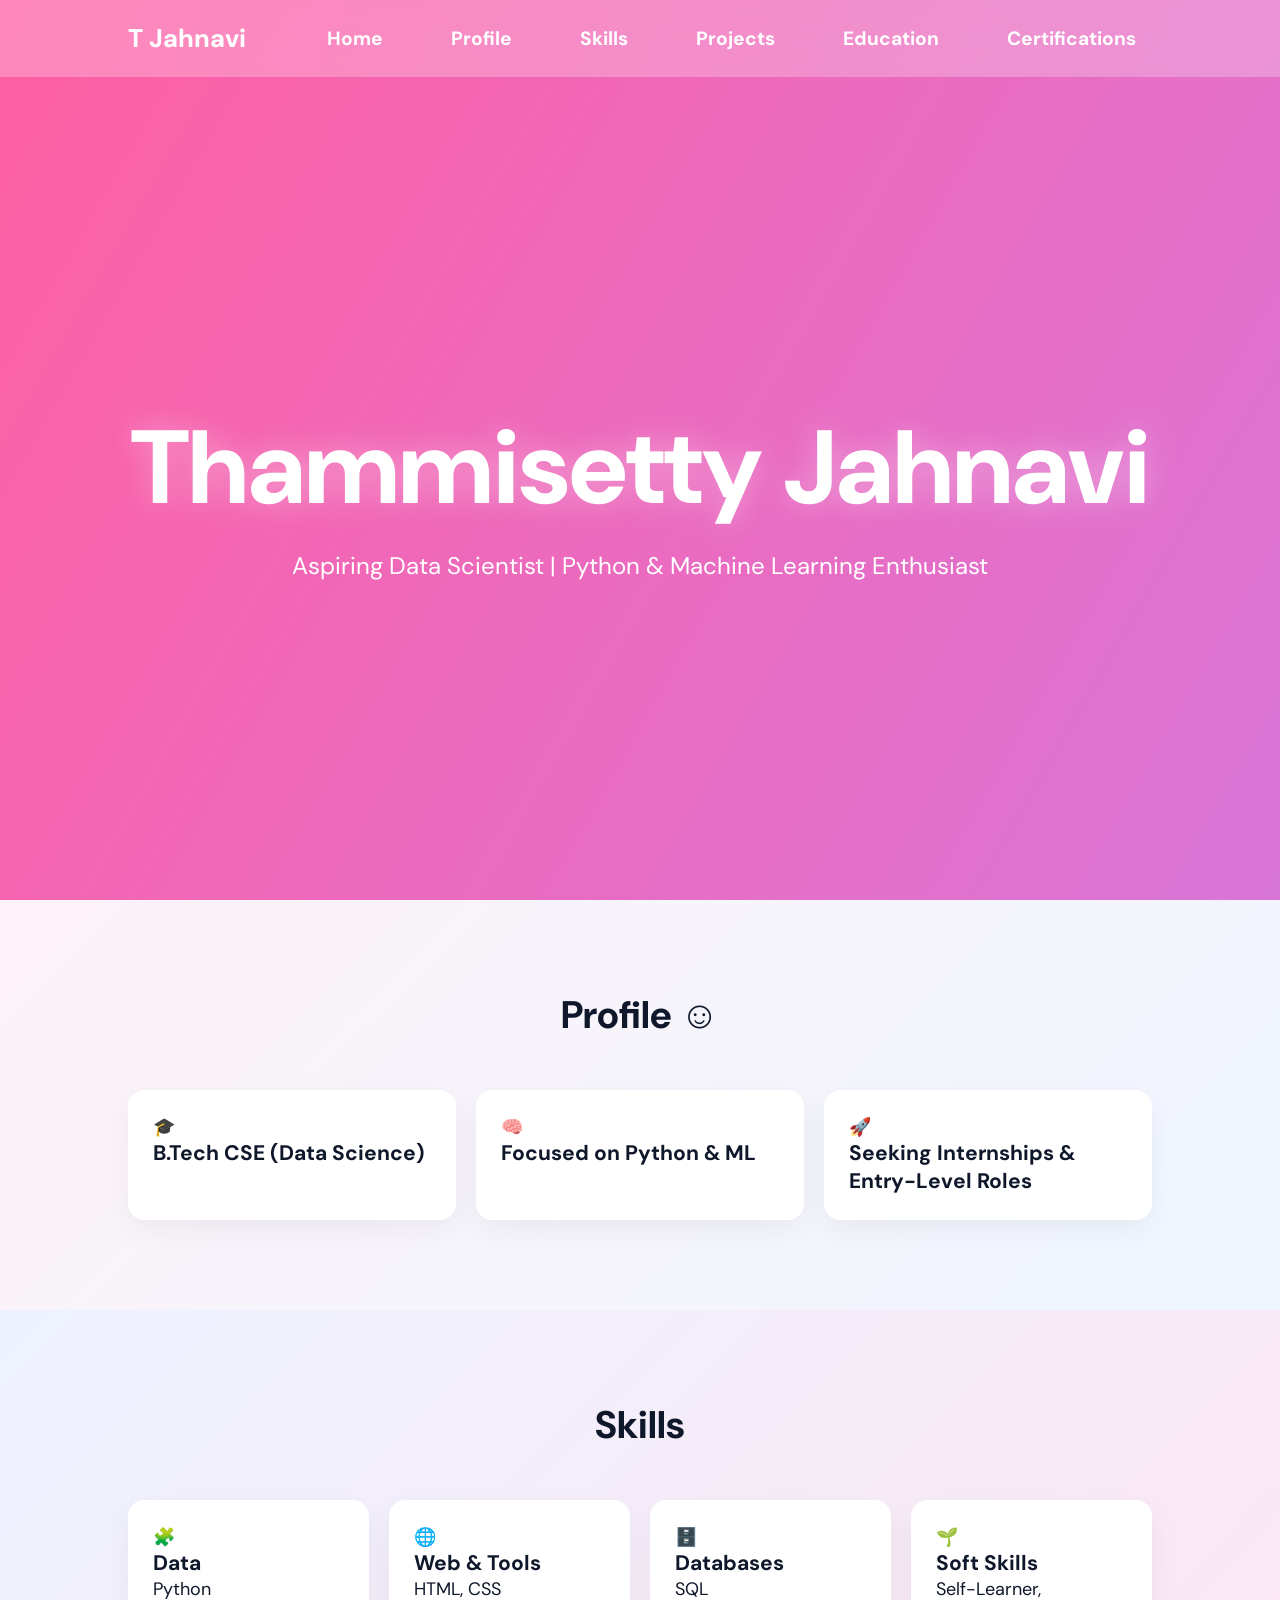
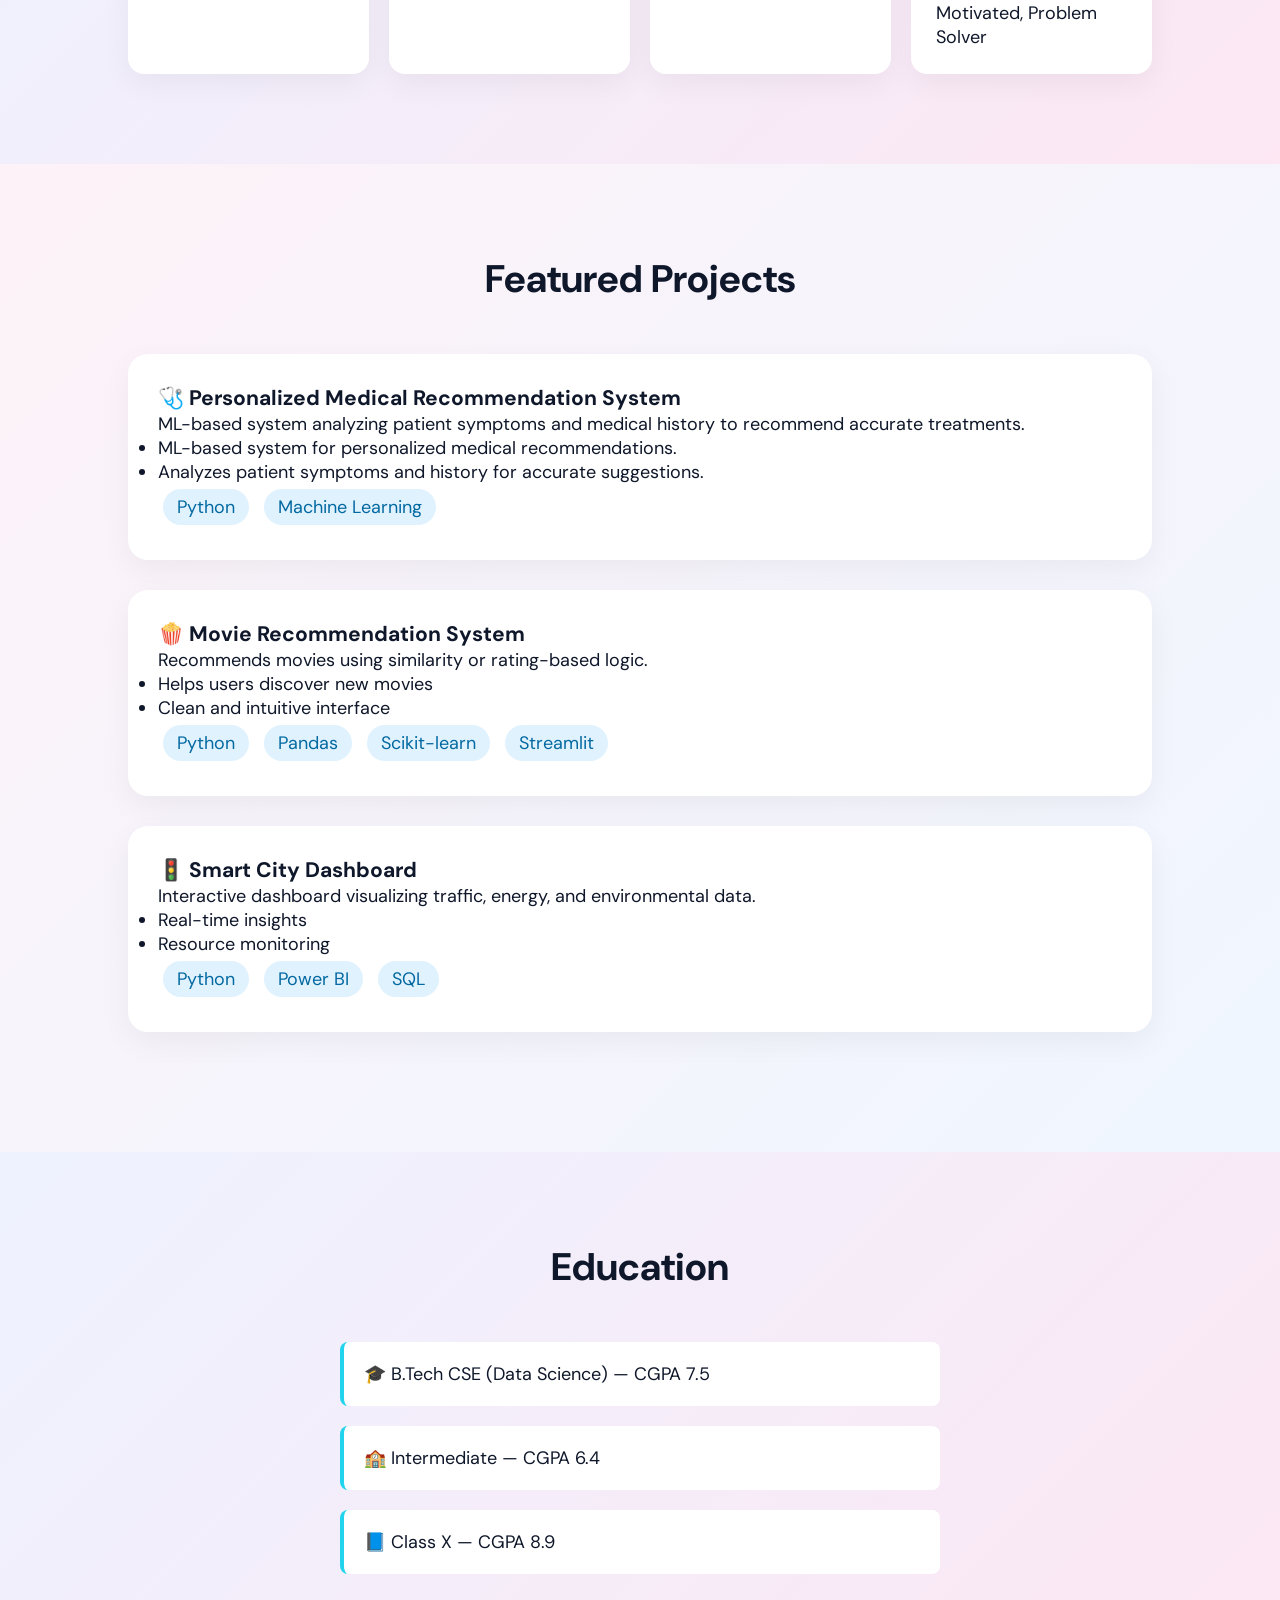
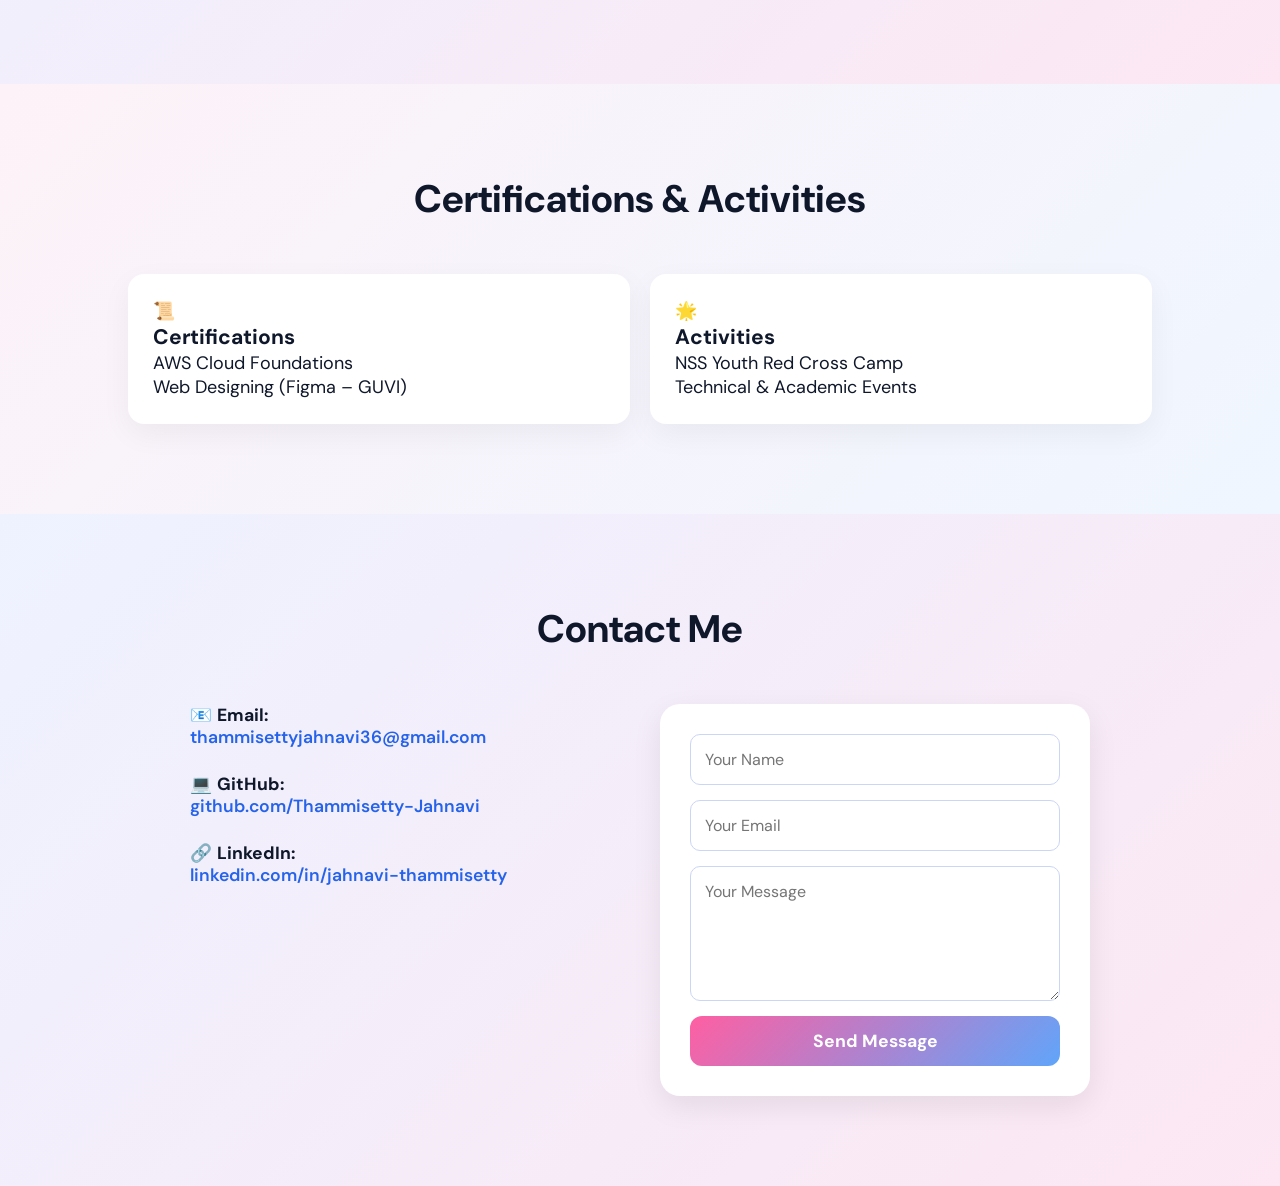
<file: index.html>
<!DOCTYPE html>
<html lang="en">
<head>
  <meta charset="UTF-8" />
  <title>Thammisetty Jahnavi | Portfolio</title>
  <meta name="viewport" content="width=device-width, initial-scale=1.0">

  <!-- Font -->
  <link href="https://fonts.googleapis.com/css2?family=DM+Sans:wght@400;600;700;800&display=swap" rel="stylesheet">

  <link rel="stylesheet" href="style.css">
</head>
<body>

  <!-- NAVBAR -->
  <nav class="navbar">
    <div class="logo">T Jahnavi</div>
    <ul>
      <li><a href="#home">Home</a></li>
      <li><a href="#profile">Profile</a></li>
      <li><a href="#skills">Skills</a></li>
      <li><a href="#projects">Projects</a></li>
      <li><a href="#education">Education</a></li>
      <li><a href="#certifications">Certifications</a></li>
    </ul>
  </nav>

  <!-- HERO -->
  <section class="hero" id="home">
    <div class="hero-content">
      <h1>Thammisetty Jahnavi</h1>
      <p>Aspiring Data Scientist | Python & Machine Learning Enthusiast</p>
    </div>
  </section>

  <!-- PROFILE -->
  <section class="section" id="profile">
    <h2>Profile ☺</h2>
    <div class="card-grid">
      <div class="card">🎓 <h3>B.Tech CSE (Data Science)</h3></div>
      <div class="card">🧠 <h3>Focused on Python & ML</h3></div>
      <div class="card">🚀 <h3>Seeking Internships & Entry-Level Roles</h3></div>
    </div>
  </section>

  <!-- SKILLS -->
  <section class="section alt" id="skills">
    <h2>Skills</h2>
    <div class="card-grid">
      <div class="card">🧩 <h3>Data</h3><p>Python</p></div>
      <div class="card">🌐 <h3>Web & Tools</h3><p>HTML, CSS</p></div>
      <div class="card">🗄️ <h3>Databases</h3><p>SQL</p></div>
      <div class="card">🌱 <h3>Soft Skills</h3><p>Self-Learner, Motivated, Problem Solver</p></div>
    </div>
  </section>

  <!-- PROJECTS -->
  <section class="section" id="projects">
    <h2>Featured Projects</h2>

    <div class="project-card">
      <h3> 🩺 Personalized Medical Recommendation System</h3>
      <p>ML-based system analyzing patient symptoms and medical history to recommend accurate treatments.</p>
      <ul>
        <li>ML-based system for personalized medical recommendations.</li>
        <li>Analyzes patient symptoms and history for accurate suggestions.</li>
      </ul>
      <span class="tag">Python</span>
      <span class="tag">Machine Learning</span>
    </div>

    <div class="project-card">
      <h3> 🍿 Movie Recommendation System</h3>
      <p>Recommends movies using similarity or rating-based logic.</p>
      <ul>
        <li>Helps users discover new movies</li>
        <li>Clean and intuitive interface</li>
      </ul>
      <span class="tag">Python</span>
      <span class="tag">Pandas</span>
      <span class="tag">Scikit-learn</span>
      <span class="tag">Streamlit</span>
    </div>

    <div class="project-card">
      <h3> 🚦 Smart City Dashboard</h3>
      <p>Interactive dashboard visualizing traffic, energy, and environmental data.</p>
      <ul>
        <li>Real-time insights</li>
        <li>Resource monitoring</li>
      </ul>
      <span class="tag">Python</span>
      <span class="tag">Power BI</span>
      <span class="tag">SQL</span>
    </div>
  </section>

  <!-- EDUCATION -->
  <section class="section alt" id="education">
    <h2>Education</h2>
    <div class="timeline">
      <div class="timeline-item">🎓 B.Tech CSE (Data Science) — CGPA 7.5</div>
      <div class="timeline-item">🏫 Intermediate — CGPA 6.4</div>
      <div class="timeline-item">📘 Class X — CGPA 8.9</div>
    </div>
  </section>

  <!-- CERTIFICATIONS -->
  <section class="section" id="certifications">
    <h2>Certifications & Activities</h2>
    <div class="card-grid">
      <div class="card">
        📜 <h3>Certifications</h3>
        <p>AWS Cloud Foundations<br>Web Designing (Figma – GUVI)</p>
      </div>
      <div class="card">
        🌟 <h3>Activities</h3>
        <p>NSS Youth Red Cross Camp<br>Technical & Academic Events</p>
      </div>
    </div>
  </section>
<!-- CONTACT -->
<section class="section alt" id="contact">
  <h2>Contact Me</h2>

  <div class="contact-container">
    <!-- Contact Info -->
    <div class="contact-info">
      <p>📧 <strong>Email:</strong><br>
        <a href="mailto:thammisettyjahnavi36@gmail.com">
          thammisettyjahnavi36@gmail.com
        </a>
      </p>

      <p>💻 <strong>GitHub:</strong><br>
        <a href="https://github.com/Thammisetty-Jahnavi" target="_blank">
          github.com/Thammisetty-Jahnavi
        </a>
      </p>

      <p>🔗 <strong>LinkedIn:</strong><br>
        <a href="https://www.linkedin.com/in/jahnavi-thammisetty" target="_blank">
          linkedin.com/in/jahnavi-thammisetty
        </a>
      </p>
    </div>

    <!-- Contact Form -->
    <form class="contact-form">
      <input type="text" placeholder="Your Name" required>
      <input type="email" placeholder="Your Email" required>
      <textarea placeholder="Your Message" rows="5" required></textarea>
      <button type="submit">Send Message</button>
    </form>
  </div>
</section>

  <script src="script.js"></script>
</body>
</html>
</file>
<file: style.css>
* {
  margin: 0;
  padding: 0;
  box-sizing: border-box;
  font-family: 'DM Sans', sans-serif;
}

html {
  scroll-behavior: smooth;
}

body {
  font-size: 18px;
  color: #0f172a;
}

/* NAVBAR */
.navbar {
  position: fixed;
  top: 0;
  width: 100%;
  padding: 22px 10%;
  display: flex;
  justify-content: space-between;
  align-items: center;
  background: rgba(255, 255, 255, 0.25);
  backdrop-filter: blur(14px);
  z-index: 1000;
}

.navbar .logo {
  font-size: 1.6rem;
  font-weight: 800;
  color: white;
  cursor: pointer;
}

.navbar ul {
  list-style: none;
  display: flex;
  gap: 36px;
}

.navbar ul li a {
  text-decoration: none;
  font-size: 1.2rem;
  font-weight: 700;
  color: white;
  padding: 10px 16px;
  border-radius: 10px;
  transition: all 0.3s ease;
  cursor: pointer;
}

.navbar ul li a:hover {
  background: rgba(255, 255, 255, 0.25);
  transform: translateY(-2px);
}

.navbar ul li a:active {
  transform: scale(0.95);
}

/* HERO */
.hero {
  height: 100vh;
  background: linear-gradient(120deg, #ff5fa2, #c084fc, #60a5fa, #22d3ee);
  background-size: 500% 500%;
  animation: gradientMove 12s ease infinite;
  display: flex;
  align-items: center;
  justify-content: center;
  color: white;
  text-align: center;
  padding-top: 80px;
}

.hero h1 {
  font-size: clamp(4rem, 9vw, 6.5rem);
  font-weight: 800;
  text-shadow: 0 0 30px rgba(255,255,255,0.35);
}

.hero p {
  font-size: 1.5rem;
  margin-top: 15px;
}

/* SECTIONS */
.section {
  padding: 90px 10%;
  background: linear-gradient(135deg, #fdf2f8, #eff6ff);
}

.section.alt {
  background: linear-gradient(135deg, #eef2ff, #fce7f3);
}

.section h2 {
  text-align: center;
  font-size: 2.4rem;
  margin-bottom: 50px;
}

/* CARDS */
.card-grid {
  display: grid;
  grid-template-columns: repeat(auto-fit, minmax(220px, 1fr));
  gap: 20px;
}

.card {
  background: white;
  padding: 25px;
  border-radius: 16px;
  box-shadow: 0 10px 30px rgba(0,0,0,0.05);
  transition: transform 0.3s;
}

.card:hover {
  transform: translateY(-8px);
}

/* PROJECTS */
.project-card {
  background: white;
  padding: 30px;
  border-radius: 20px;
  margin-bottom: 30px;
  box-shadow: 0 10px 30px rgba(0,0,0,0.05);
}

.tag {
  display: inline-block;
  margin: 5px;
  padding: 6px 14px;
  border-radius: 20px;
  background: #e0f2fe;
  color: #0369a1;
}

/* TIMELINE */
.timeline {
  max-width: 600px;
  margin: auto;
}

.timeline-item {
  background: white;
  padding: 20px;
  border-left: 4px solid #22d3ee;
  margin-bottom: 20px;
  border-radius: 8px;
}

/* ANIMATION */
@keyframes gradientMove {
  0% { background-position: 0% 50%; }
  50% { background-position: 100% 50%; }
  100% { background-position: 0% 50%; }
}
/* Navbar scroll state */
.navbar.scrolled {
  background: rgba(255, 255, 255, 0.95);
  box-shadow: 0 10px 25px rgba(0, 0, 0, 0.08);
}

/* Change text color on scroll */
.navbar.scrolled .logo,
.navbar.scrolled ul li a {
  color: #0f172a; /* dark navy */
}

/* Hover effect for scrolled navbar */
.navbar.scrolled ul li a:hover {
  background: rgba(15, 23, 42, 0.08);
}
/* CONTACT SECTION */
.contact-container {
  display: grid;
  grid-template-columns: 1fr 1fr;
  gap: 40px;
  max-width: 900px;
  margin: auto;
}

.contact-info p {
  font-size: 1.1rem;
  margin-bottom: 25px;
}

.contact-info a {
  color: #2563eb;
  text-decoration: none;
  font-weight: 600;
}

.contact-info a:hover {
  text-decoration: underline;
}

/* FORM */
.contact-form {
  background: white;
  padding: 30px;
  border-radius: 20px;
  box-shadow: 0 10px 30px rgba(0,0,0,0.08);
  display: flex;
  flex-direction: column;
  gap: 15px;
}

.contact-form input,
.contact-form textarea {
  padding: 14px;
  font-size: 1rem;
  border-radius: 10px;
  border: 1px solid #cbd5f5;
  outline: none;
}

.contact-form input:focus,
.contact-form textarea:focus {
  border-color: #6366f1;
}

.contact-form button {
  padding: 14px;
  font-size: 1.1rem;
  font-weight: 700;
  border: none;
  border-radius: 12px;
  background: linear-gradient(135deg, #ff5fa2, #60a5fa);
  color: white;
  cursor: pointer;
  transition: transform 0.3s ease;
}

.contact-form button:hover {
  transform: translateY(-2px);
}

/* RESPONSIVE */
@media (max-width: 768px) {
  .contact-container {
    grid-template-columns: 1fr;
  }
}
</file>
